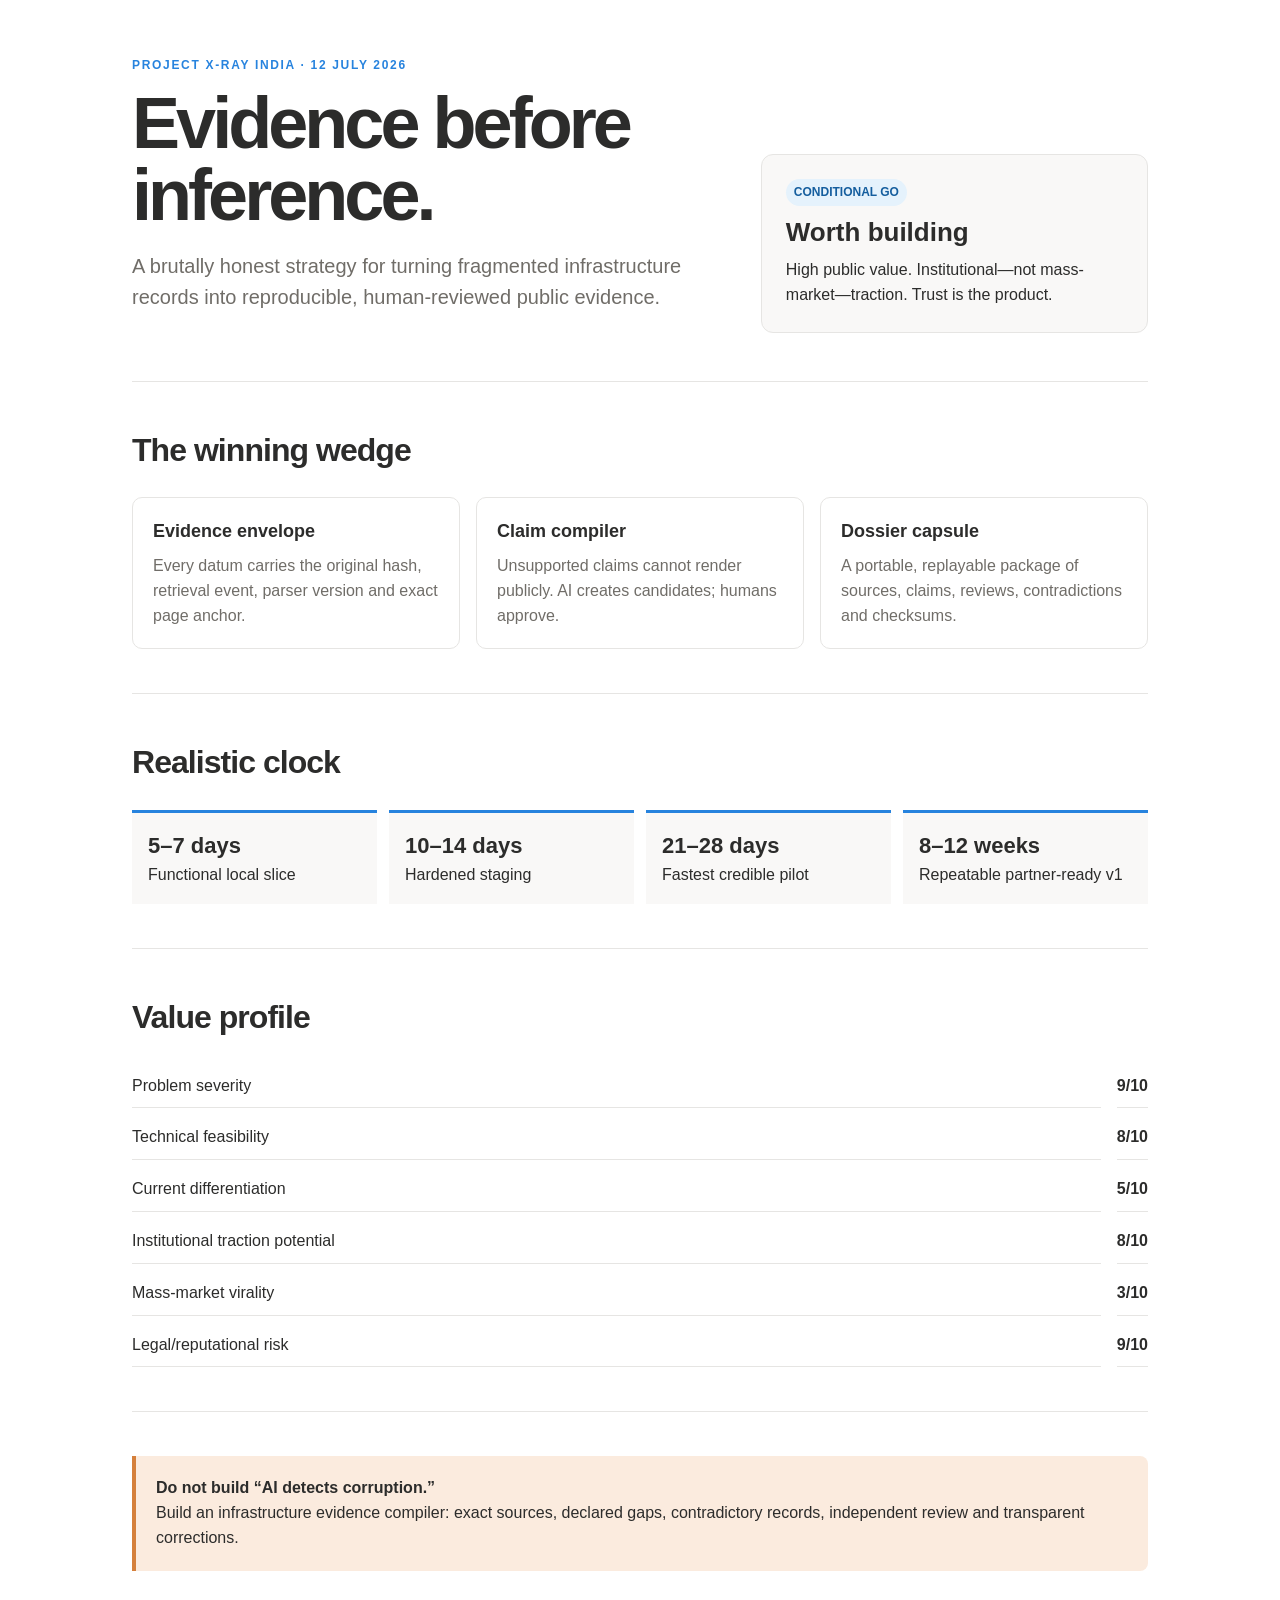
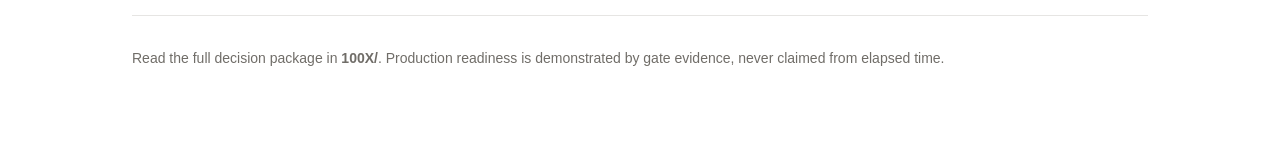
<file: 100X_STRATEGY_REPORT.html>
<!doctype html><html lang="en"><head><meta charset="utf-8"><meta name="viewport" content="width=device-width,initial-scale=1"><title>Project X-Ray India — 100x Strategy</title><style>
:root{--ink:#2c2c2b;--muted:#706d68;--line:#e6e5e3;--soft:#f9f8f7;--blue:#2783de;--blueSoft:#e5f2fc;--orange:#d5803b;--orangeSoft:#fbebde;--green:#46a171;--red:#e56458}*{box-sizing:border-box}body{margin:0;background:#fff;color:var(--ink);font:16px/1.55 Arial,sans-serif}main{max-width:1080px;margin:auto;padding:56px 32px 80px}.kicker{color:var(--blue);font-size:12px;letter-spacing:.14em;font-weight:700}.hero{display:grid;grid-template-columns:1.5fr 1fr;gap:48px;align-items:end;padding-bottom:48px;border-bottom:1px solid var(--line)}h1{font-size:clamp(42px,6vw,72px);line-height:1;letter-spacing:-.055em;margin:12px 0 20px}.lead{font-size:20px;color:var(--muted);max-width:680px}.verdict{border:1px solid var(--line);border-radius:12px;padding:24px;background:var(--soft)}.verdict b{display:block;font-size:26px;margin:6px 0}.tag{display:inline-block;background:var(--blueSoft);color:#155e9e;padding:4px 8px;border-radius:999px;font-size:12px;font-weight:700}.section{padding:44px 0;border-bottom:1px solid var(--line)}h2{font-size:32px;letter-spacing:-.03em;margin:0 0 22px}.grid{display:grid;grid-template-columns:repeat(3,1fr);gap:16px}.card{border:1px solid var(--line);border-radius:10px;padding:20px}.card h3{margin:0 0 8px;font-size:18px}.card p{margin:0;color:var(--muted)}.timeline{display:grid;grid-template-columns:repeat(4,1fr);gap:12px}.phase{border-top:3px solid var(--blue);padding:16px;background:var(--soft)}.phase b{font-size:22px;display:block}.danger{background:var(--orangeSoft);border-left:4px solid var(--orange);padding:20px;border-radius:0 8px 8px 0}.score{display:grid;grid-template-columns:1fr auto;gap:8px 16px}.score div{padding:9px 0;border-bottom:1px solid var(--line)}footer{padding-top:32px;color:var(--muted);font-size:14px}@media(max-width:760px){main{padding:32px 20px}.hero,.grid,.timeline{grid-template-columns:1fr}.hero{gap:24px}h1{font-size:46px}.section{padding:34px 0}}@media(prefers-color-scheme:dark){:root{--ink:#fff;--muted:rgba(255,255,255,.65);--line:rgba(255,255,255,.2);--soft:#202020;--blue:#5e9fe8;--blueSoft:#24394f;--orange:#de9255;--orangeSoft:#3a2b22}body{background:#191919}.tag{color:#cfe5ff}}
</style></head><body><main><section class="hero"><div><div class="kicker">PROJECT X-RAY INDIA · 12 JULY 2026</div><h1>Evidence before inference.</h1><p class="lead">A brutally honest strategy for turning fragmented infrastructure records into reproducible, human-reviewed public evidence.</p></div><aside class="verdict"><span class="tag">CONDITIONAL GO</span><b>Worth building</b><span>High public value. Institutional—not mass-market—traction. Trust is the product.</span></aside></section><section class="section"><h2>The winning wedge</h2><div class="grid"><article class="card"><h3>Evidence envelope</h3><p>Every datum carries the original hash, retrieval event, parser version and exact page anchor.</p></article><article class="card"><h3>Claim compiler</h3><p>Unsupported claims cannot render publicly. AI creates candidates; humans approve.</p></article><article class="card"><h3>Dossier capsule</h3><p>A portable, replayable package of sources, claims, reviews, contradictions and checksums.</p></article></div></section><section class="section"><h2>Realistic clock</h2><div class="timeline"><div class="phase"><b>5–7 days</b>Functional local slice</div><div class="phase"><b>10–14 days</b>Hardened staging</div><div class="phase"><b>21–28 days</b>Fastest credible pilot</div><div class="phase"><b>8–12 weeks</b>Repeatable partner-ready v1</div></div></section><section class="section"><h2>Value profile</h2><div class="score"><div>Problem severity</div><div><b>9/10</b></div><div>Technical feasibility</div><div><b>8/10</b></div><div>Current differentiation</div><div><b>5/10</b></div><div>Institutional traction potential</div><div><b>8/10</b></div><div>Mass-market virality</div><div><b>3/10</b></div><div>Legal/reputational risk</div><div><b>9/10</b></div></div></section><section class="section"><div class="danger"><b>Do not build “AI detects corruption.”</b><br>Build an infrastructure evidence compiler: exact sources, declared gaps, contradictory records, independent review and transparent corrections.</div></section><footer>Read the full decision package in <b>100X/</b>. Production readiness is demonstrated by gate evidence, never claimed from elapsed time.</footer></main></body></html>
</file>
